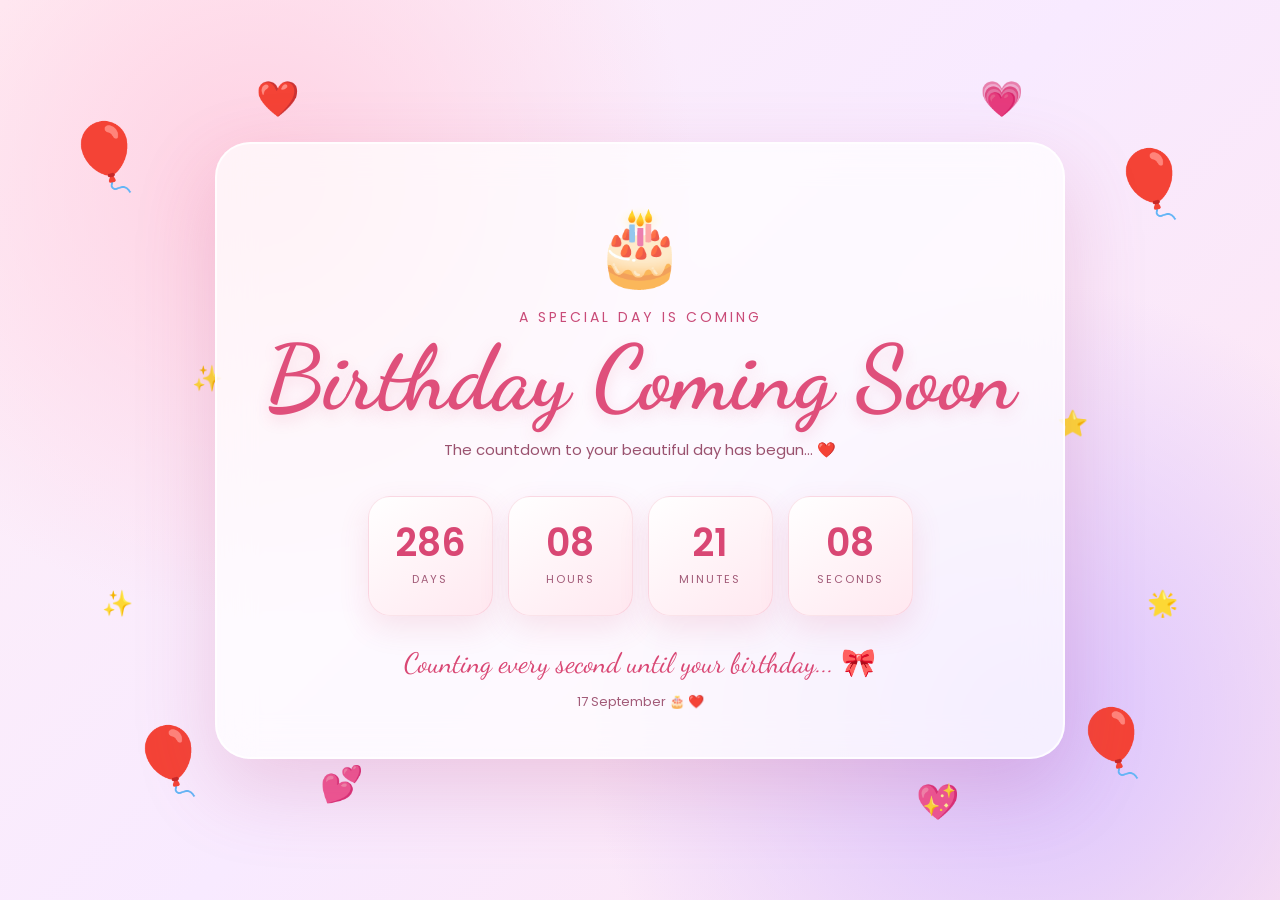
<file: counter.html>
<!DOCTYPE html>
<html lang="en">
<head>

<meta charset="UTF-8">
<meta name="viewport" content="width=device-width, initial-scale=1.0">

<title>Birthday Coming Soon 🎂❤️</title>

<link href="https://fonts.googleapis.com/css2?family=Dancing+Script:wght@500;600;700&family=Poppins:wght@300;400;500;600&display=swap" rel="stylesheet">

<style>

/* =========================================
   BIRTHDAY COUNTDOWN THEME
========================================= */

* {
    margin: 0;
    padding: 0;
    box-sizing: border-box;
}

body {
    min-height: 100vh;

    display: flex;
    align-items: center;
    justify-content: center;

    overflow: hidden;

    font-family: 'Poppins', sans-serif;

    background:
        radial-gradient(
            circle at 20% 20%,
            #ffd1e2 0%,
            transparent 35%
        ),
        radial-gradient(
            circle at 80% 80%,
            #d9c2ff 0%,
            transparent 35%
        ),
        linear-gradient(
            135deg,
            #fff0f6,
            #f8eaff,
            #ffe5ef
        );
}


/* =========================================
   FLOATING DECORATIONS
========================================= */

.decoration {
    position: fixed;

    pointer-events: none;

    z-index: 1;

    animation: floatDecoration 5s ease-in-out infinite;
}

.balloon {
    font-size: 65px;
}

.heart {
    font-size: 35px;
}

.star {
    font-size: 25px;
}

.balloon1 {
    left: 5%;
    top: 12%;
}

.balloon2 {
    right: 7%;
    top: 15%;

    animation-delay: 1s;
}

.balloon3 {
    left: 10%;
    bottom: 10%;

    animation-delay: 2s;
}

.balloon4 {
    right: 10%;
    bottom: 12%;

    animation-delay: 1.5s;
}

.heart1 {
    left: 20%;
    top: 8%;

    animation-delay: .5s;
}

.heart2 {
    right: 20%;
    top: 8%;

    animation-delay: 2s;
}

.heart3 {
    left: 25%;
    bottom: 10%;

    animation-delay: 1s;
}

.heart4 {
    right: 25%;
    bottom: 8%;

    animation-delay: 2.5s;
}

.star1 {
    left: 15%;
    top: 40%;
}

.star2 {
    right: 15%;
    top: 45%;

    animation-delay: 1s;
}

.star3 {
    left: 8%;
    top: 65%;

    animation-delay: 2s;
}

.star4 {
    right: 8%;
    top: 65%;

    animation-delay: 1.5s;
}


@keyframes floatDecoration {

    0%,
    100% {
        transform: translateY(0) rotate(-5deg);
    }

    50% {
        transform: translateY(-20px) rotate(5deg);
    }
}


/* =========================================
   MAIN CARD
========================================= */

.birthday-card {

    position: relative;

    z-index: 5;

    width: min(850px, 92%);

    padding: 45px 30px;

    text-align: center;

    border-radius: 35px;

    background:
        rgba(255, 255, 255, .72);

    border: 2px solid rgba(
        255,
        255,
        255,
        .8
    );

    backdrop-filter: blur(18px);

    box-shadow:
        0 30px 80px rgba(
            190,
            76,
            130,
            .22
        );

    animation: cardAppear 1s ease;
}


@keyframes cardAppear {

    from {
        opacity: 0;

        transform:
            translateY(30px)
            scale(.95);
    }

    to {
        opacity: 1;

        transform:
            translateY(0)
            scale(1);
    }
}


/* =========================================
   CAKE
========================================= */

.cake {

    font-size: 75px;

    margin-bottom: 5px;

    animation:
        cakeBounce 2s ease-in-out infinite;
}


@keyframes cakeBounce {

    0%,
    100% {
        transform: translateY(0);
    }

    50% {
        transform: translateY(-8px);
    }
}


/* =========================================
   TITLE
========================================= */

.small-title {

    color: #c94b78;

    font-size: 14px;

    letter-spacing: 3px;

    text-transform: uppercase;

    margin-bottom: 5px;
}


.title {

    font-family:
        'Dancing Script',
        cursive;

    font-size:
        clamp(55px, 9vw, 90px);

    font-weight: 700;

    line-height: 1;

    color: #df4f7b;

    text-shadow:
        0 5px 15px
        rgba(223, 79, 123, .18);
}


.subtitle {

    margin-top: 15px;

    color: #9a526f;

    font-size: 15px;
}


/* =========================================
   COUNTDOWN
========================================= */

.countdown {

    display: flex;

    justify-content: center;

    gap: 15px;

    margin-top: 35px;

    flex-wrap: wrap;
}


.time-box {

    width: 125px;

    height: 120px;

    display: flex;

    flex-direction: column;

    justify-content: center;

    align-items: center;

    border-radius: 22px;

    background:
        linear-gradient(
            145deg,
            #ffffff,
            #ffe8f0
        );

    border:
        1px solid
        rgba(222, 79, 123, .15);

    box-shadow:
        0 12px 30px
        rgba(214, 75, 120, .14);

    transition:
        transform .3s ease,
        box-shadow .3s ease;
}


.time-box:hover {

    transform:
        translateY(-8px)
        scale(1.03);

    box-shadow:
        0 18px 40px
        rgba(214, 75, 120, .25);
}


.time-box span {

    font-size: 38px;

    font-weight: 600;

    color: #d94774;

    line-height: 1;
}


.time-box small {

    margin-top: 9px;

    font-size: 11px;

    color: #a25b78;

    letter-spacing: 2px;

    text-transform: uppercase;
}


/* =========================================
   MESSAGE
========================================= */

.message {

    margin-top: 30px;

    font-family:
        'Dancing Script',
        cursive;

    font-size: 28px;

    color: #d94774;
}


/* =========================================
   BOTTOM
========================================= */

.bottom-text {

    margin-top: 12px;

    color: #a25b78;

    font-size: 13px;
}


/* =========================================
   MOBILE
========================================= */

@media (max-width: 600px) {

    .birthday-card {

        padding:
            35px 15px;
    }

    .cake {

        font-size: 60px;
    }

    .countdown {

        gap: 8px;
    }

    .time-box {

        width: 78px;

        height: 85px;

        border-radius: 16px;
    }

    .time-box span {

        font-size: 27px;
    }

    .time-box small {

        font-size: 8px;

        letter-spacing: 1px;
    }

    .message {

        font-size: 24px;
    }

    .balloon {

        font-size: 42px;
    }

    .heart {

        font-size: 25px;
    }

    .star {

        font-size: 18px;
    }

}

</style>

</head>

<body>


<!-- =========================================
     FLOATING DECORATIONS
========================================= -->

<div class="decoration balloon balloon1">🎈</div>
<div class="decoration balloon balloon2">🎈</div>
<div class="decoration balloon balloon3">🎈</div>
<div class="decoration balloon balloon4">🎈</div>

<div class="decoration heart heart1">❤️</div>
<div class="decoration heart heart2">💗</div>
<div class="decoration heart heart3">💕</div>
<div class="decoration heart heart4">💖</div>

<div class="decoration star star1">✨</div>
<div class="decoration star star2">⭐</div>
<div class="decoration star star3">✨</div>
<div class="decoration star star4">🌟</div>


<!-- =========================================
     BIRTHDAY CARD
========================================= -->

<div class="birthday-card">

    <div class="cake">
        🎂
    </div>

    <div class="small-title">
        A Special Day Is Coming
    </div>

    <div class="title">
        Birthday Coming Soon
    </div>

    <div class="subtitle">
        The countdown to your beautiful day has begun... ❤️
    </div>


    <!-- COUNTDOWN -->

    <div class="countdown">

        <div class="time-box">
            <span id="days">00</span>
            <small>Days</small>
        </div>

        <div class="time-box">
            <span id="hours">00</span>
            <small>Hours</small>
        </div>

        <div class="time-box">
            <span id="minutes">00</span>
            <small>Minutes</small>
        </div>

        <div class="time-box">
            <span id="seconds">00</span>
            <small>Seconds</small>
        </div>

    </div>


    <div id="message" class="message">
        Counting every second until your birthday... 🎀
    </div>

    <div class="bottom-text">
        17 September 🎂 ❤️
    </div>

</div>


<script>

/* =========================================
   17 SEPTEMBER BIRTHDAY COUNTDOWN
========================================= */

function getNextBirthday() {

    const now = new Date();

    let year = now.getFullYear();

    let birthday = new Date(
        year,
        8,      // September
        17,
        0,
        0,
        0
    );


    /*
       If 17 September has already passed,
       automatically use next year.
    */

    if (now >= birthday) {

        birthday = new Date(
            year + 1,
            8,
            17,
            0,
            0,
            0
        );
    }

    return birthday;
}


let birthdayDate = getNextBirthday();


function updateCountdown() {

    const now = new Date();

    const difference =
        birthdayDate.getTime() -
        now.getTime();


    /* =====================================
       BIRTHDAY REACHED
    ===================================== */

    if (difference <= 0) {

        document.getElementById("days")
            .textContent = "00";

        document.getElementById("hours")
            .textContent = "00";

        document.getElementById("minutes")
            .textContent = "00";

        document.getElementById("seconds")
            .textContent = "00";


        document.getElementById("message")
            .innerHTML =
            "🎉 Happy Birthday! 🎂❤️🎈";


        birthdayDate =
            getNextBirthday();

        return;
    }


    /* =====================================
       CALCULATE TIME
    ===================================== */

    const days =
        Math.floor(
            difference /
            (1000 * 60 * 60 * 24)
        );


    const hours =
        Math.floor(
            (difference /
            (1000 * 60 * 60)) % 24
        );


    const minutes =
        Math.floor(
            (difference /
            (1000 * 60)) % 60
        );


    const seconds =
        Math.floor(
            (difference /
            1000) % 60
        );


    /* =====================================
       SHOW
    ===================================== */

    document.getElementById("days")
        .textContent =
        String(days).padStart(2, "0");


    document.getElementById("hours")
        .textContent =
        String(hours).padStart(2, "0");


    document.getElementById("minutes")
        .textContent =
        String(minutes).padStart(2, "0");


    document.getElementById("seconds")
        .textContent =
        String(seconds).padStart(2, "0");
}


/* Start */

updateCountdown();

setInterval(
    updateCountdown,
    1000
);

</script>

</body>
</html>
</file>
